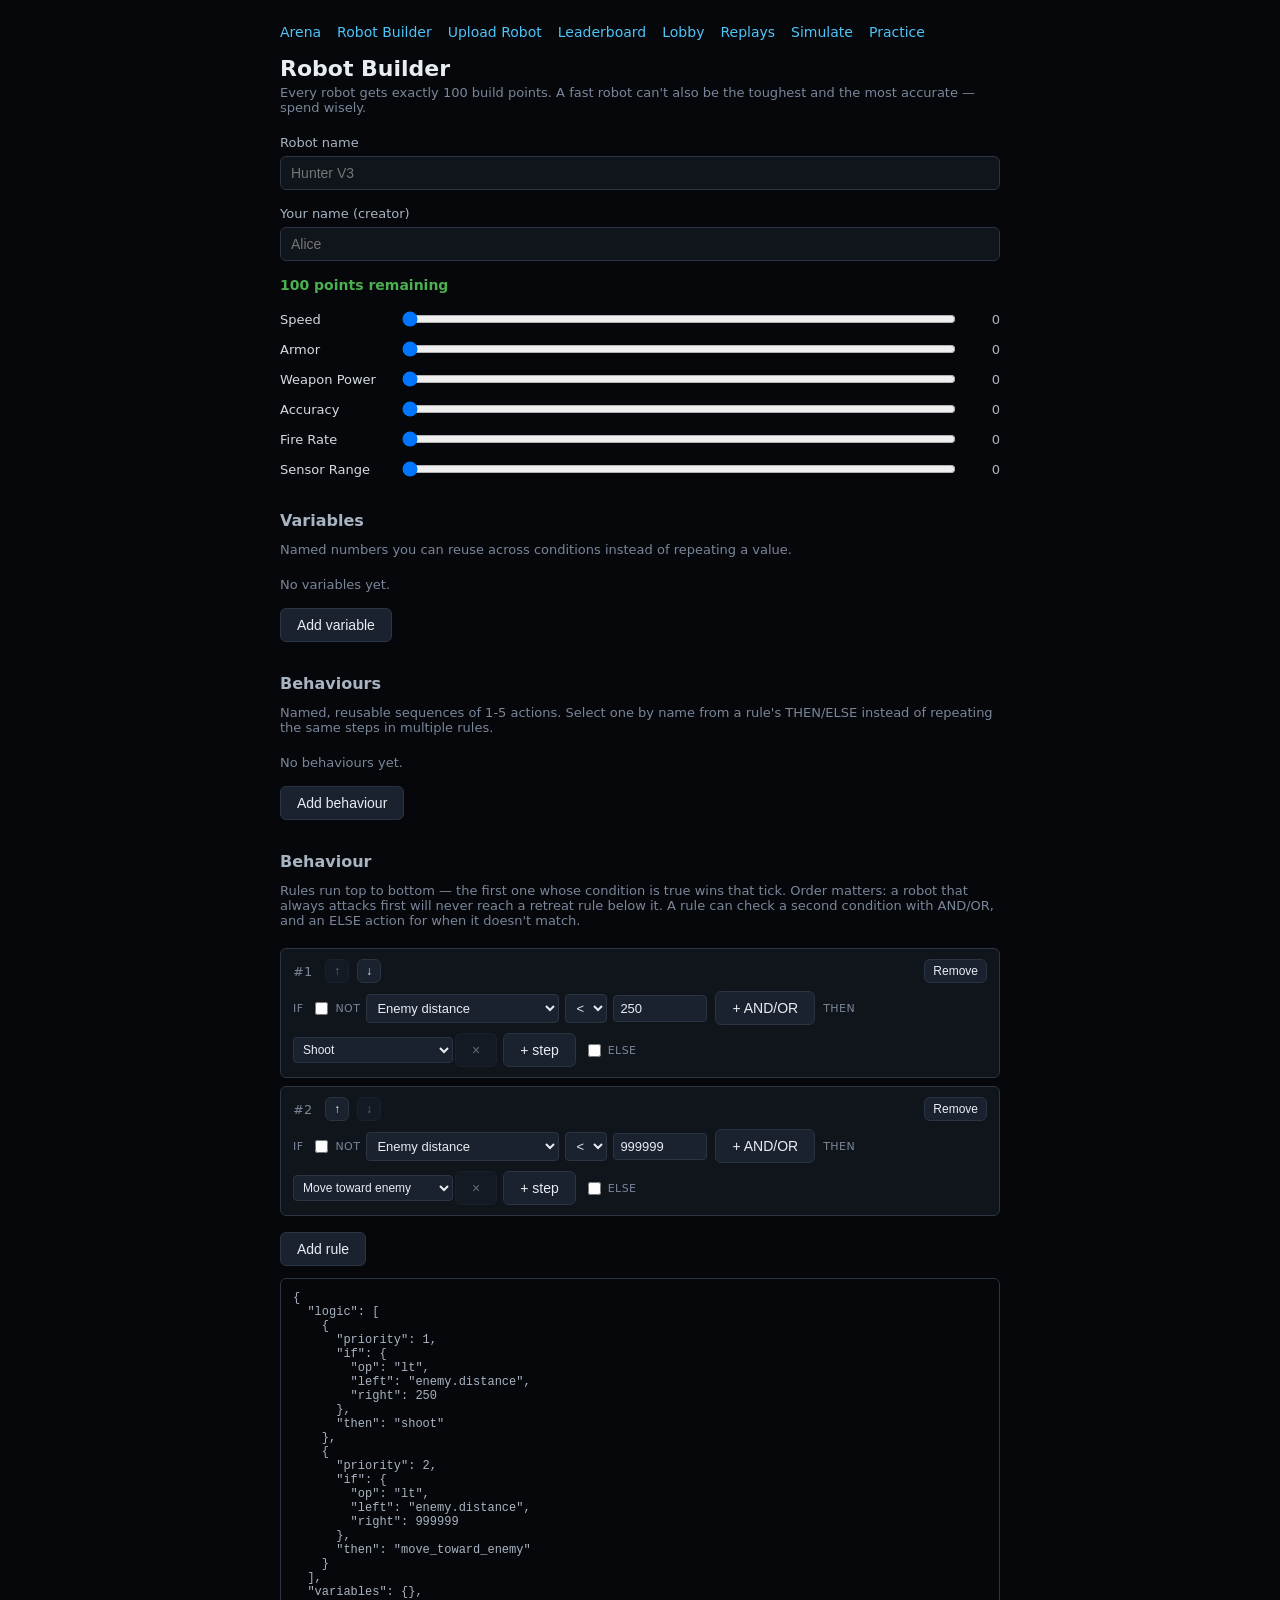
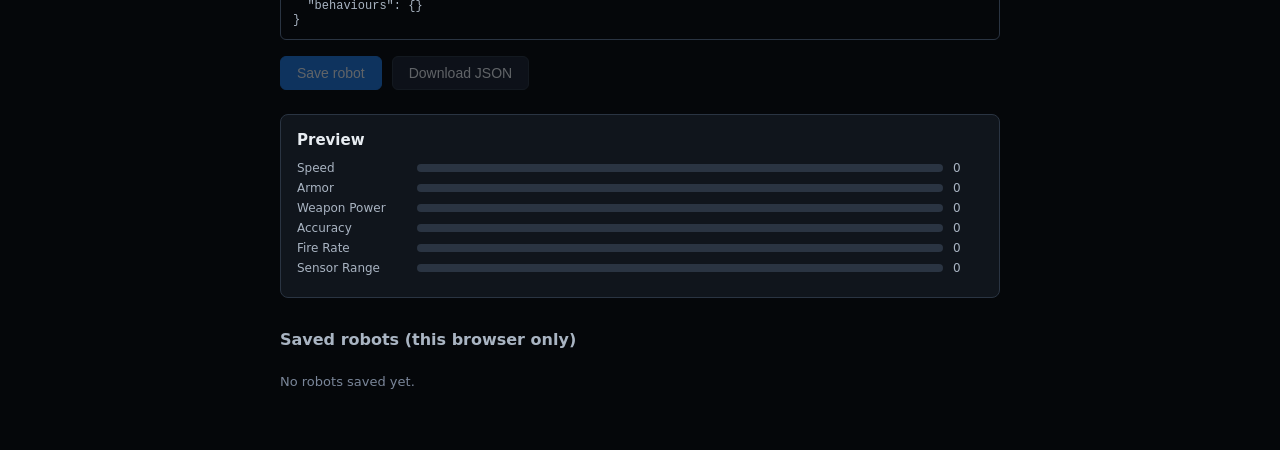
<file: frontend/builder.html>
<!doctype html>
<html>
  <head>
    <meta charset="utf-8" />
    <title>BotForge Arena — Robot Builder</title>
    <link rel="stylesheet" href="src/styles.css" />
  </head>
  <body>
    <div class="page">
      <nav>
        <a href="index.html">Arena</a>
        <a href="builder.html">Robot Builder</a>
        <a href="upload.html">Upload Robot</a>
        <a href="leaderboard.html">Leaderboard</a>
        <a href="lobby.html">Lobby</a>
        <a href="replay.html">Replays</a>
        <a href="simulate.html">Simulate</a>
        <a href="practice.html">Practice</a>
      </nav>

      <h1>Robot Builder</h1>
      <p class="hint">
        Every robot gets exactly 100 build points. A fast robot can't also be the toughest and the
        most accurate — spend wisely.
      </p>

      <form id="robot-form">
        <div class="field">
          <label for="robot-name">Robot name</label>
          <input type="text" id="robot-name" maxlength="40" placeholder="Hunter V3" required />
        </div>

        <div class="field">
          <label for="creator-name">Your name (creator)</label>
          <input type="text" id="creator-name" maxlength="24" placeholder="Alice" required />
        </div>

        <div class="points-remaining" id="points-remaining">100 points remaining</div>

        <div class="stats">
          <div class="stat-row">
            <label for="stat-speed">Speed</label>
            <input type="range" id="stat-speed" data-stat="speed" min="0" max="100" value="0" />
            <span class="stat-value" id="stat-speed-value">0</span>
          </div>
          <div class="stat-row">
            <label for="stat-armor">Armor</label>
            <input type="range" id="stat-armor" data-stat="armor" min="0" max="100" value="0" />
            <span class="stat-value" id="stat-armor-value">0</span>
          </div>
          <div class="stat-row">
            <label for="stat-weapon_power">Weapon Power</label>
            <input
              type="range"
              id="stat-weapon_power"
              data-stat="weapon_power"
              min="0"
              max="100"
              value="0"
            />
            <span class="stat-value" id="stat-weapon_power-value">0</span>
          </div>
          <div class="stat-row">
            <label for="stat-accuracy">Accuracy</label>
            <input type="range" id="stat-accuracy" data-stat="accuracy" min="0" max="100" value="0" />
            <span class="stat-value" id="stat-accuracy-value">0</span>
          </div>
          <div class="stat-row">
            <label for="stat-fire_rate">Fire Rate</label>
            <input
              type="range"
              id="stat-fire_rate"
              data-stat="fire_rate"
              min="0"
              max="100"
              value="0"
            />
            <span class="stat-value" id="stat-fire_rate-value">0</span>
          </div>
          <div class="stat-row">
            <label for="stat-sensor_range">Sensor Range</label>
            <input
              type="range"
              id="stat-sensor_range"
              data-stat="sensor_range"
              min="0"
              max="100"
              value="0"
            />
            <span class="stat-value" id="stat-sensor_range-value">0</span>
          </div>
        </div>

        <h2>Variables</h2>
        <p class="hint">Named numbers you can reuse across conditions instead of repeating a value.</p>
        <div id="variables-list"></div>
        <div class="actions">
          <button type="button" id="add-variable-button">Add variable</button>
        </div>

        <h2>Behaviours</h2>
        <p class="hint">
          Named, reusable sequences of 1-5 actions. Select one by name from a rule's THEN/ELSE
          instead of repeating the same steps in multiple rules.
        </p>
        <div id="behaviours-list"></div>
        <div class="actions">
          <button type="button" id="add-behaviour-button">Add behaviour</button>
        </div>

        <h2>Behaviour</h2>
        <p class="hint">
          Rules run top to bottom — the first one whose condition is true wins that tick. Order
          matters: a robot that always attacks first will never reach a retreat rule below it. A
          rule can check a second condition with AND/OR, and an ELSE action for when it doesn't match.
        </p>
        <div id="logic-rules"></div>
        <div class="actions">
          <button type="button" id="add-rule-button">Add rule</button>
        </div>
        <pre class="logic-preview" id="logic-preview"></pre>

        <div class="actions">
          <button type="submit" id="save-button" class="primary">Save robot</button>
          <button type="button" id="download-button">Download JSON</button>
        </div>
      </form>

      <div class="robot-card" id="robot-card">
        <h3>Preview</h3>
      </div>

      <h2>Saved robots (this browser only)</h2>
      <div id="saved-robots-list" class="saved-list"></div>
    </div>

    <script src="src/builder.js" type="module"></script>
  </body>
</html>
</file>
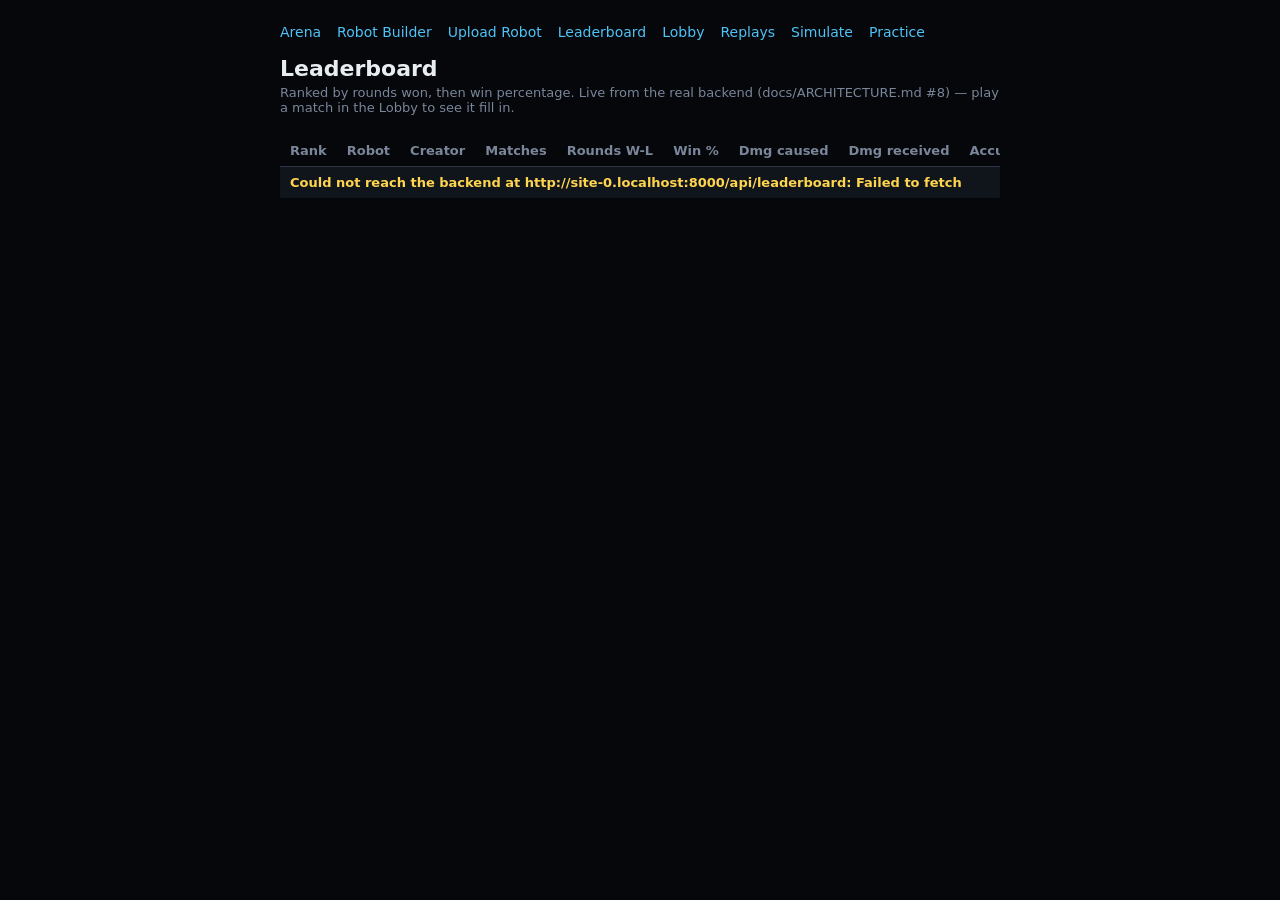
<file: frontend/leaderboard.html>
<!doctype html>
<html>
  <head>
    <meta charset="utf-8" />
    <title>BotForge Arena — Leaderboard</title>
    <link rel="stylesheet" href="src/styles.css" />
  </head>
  <body>
    <div class="page">
      <nav>
        <a href="index.html">Arena</a>
        <a href="builder.html">Robot Builder</a>
        <a href="upload.html">Upload Robot</a>
        <a href="leaderboard.html">Leaderboard</a>
        <a href="lobby.html">Lobby</a>
        <a href="replay.html">Replays</a>
        <a href="simulate.html">Simulate</a>
        <a href="practice.html">Practice</a>
      </nav>

      <h1>Leaderboard</h1>
      <p class="hint">
        Ranked by rounds won, then win percentage. Live from the real backend
        (docs/ARCHITECTURE.md #8) — play a match in the Lobby to see it fill in.
      </p>

      <div class="table-wrap">
        <table class="leaderboard-table">
          <thead>
            <tr>
              <th>Rank</th>
              <th>Robot</th>
              <th>Creator</th>
              <th class="numeric">Matches</th>
              <th class="numeric">Rounds W-L</th>
              <th class="numeric">Win %</th>
              <th class="numeric">Dmg caused</th>
              <th class="numeric">Dmg received</th>
              <th class="numeric">Accuracy</th>
              <th class="numeric">Kills</th>
            </tr>
          </thead>
          <tbody id="leaderboard-body"></tbody>
        </table>
      </div>
    </div>

    <script src="src/leaderboard.js" type="module"></script>
  </body>
</html>
</file>
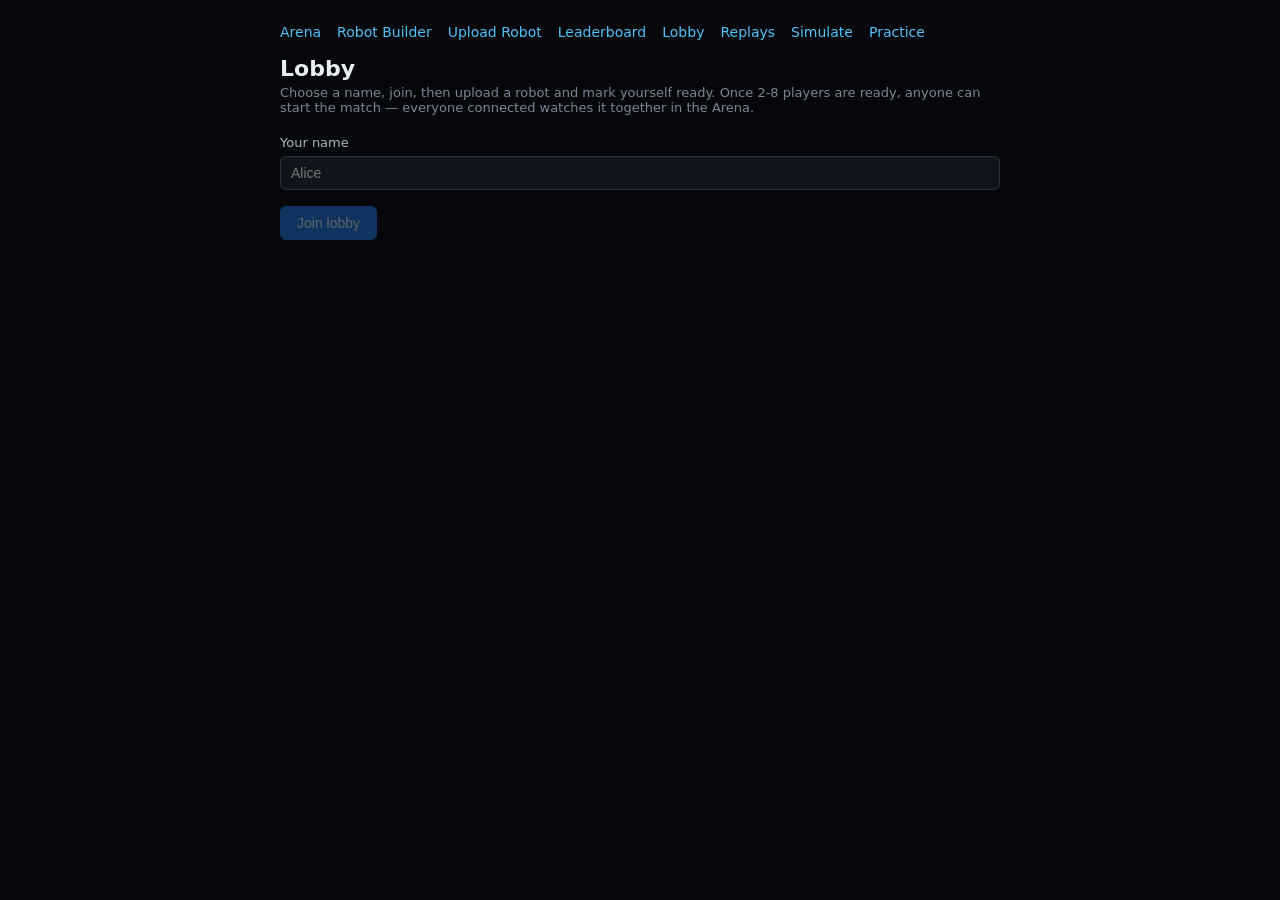
<file: frontend/lobby.html>
<!doctype html>
<html>
  <head>
    <meta charset="utf-8" />
    <title>BotForge Arena — Lobby</title>
    <link rel="stylesheet" href="src/styles.css" />
  </head>
  <body>
    <div class="page">
      <nav>
        <a href="index.html">Arena</a>
        <a href="builder.html">Robot Builder</a>
        <a href="upload.html">Upload Robot</a>
        <a href="leaderboard.html">Leaderboard</a>
        <a href="lobby.html">Lobby</a>
        <a href="replay.html">Replays</a>
        <a href="simulate.html">Simulate</a>
        <a href="practice.html">Practice</a>
      </nav>

      <h1>Lobby</h1>
      <p class="hint">
        Choose a name, join, then upload a robot and mark yourself ready. Once 2-8 players are
        ready, anyone can start the match — everyone connected watches it together in the Arena.
      </p>

      <div id="join-form">
        <div class="field">
          <label for="player-name">Your name</label>
          <input type="text" id="player-name" maxlength="24" placeholder="Alice" required />
        </div>

        <div class="actions">
          <button type="button" id="join-button" class="primary" disabled>Join lobby</button>
        </div>

        <div id="join-error"></div>
      </div>

      <div id="lobby-room" hidden>
        <p id="lobby-status" class="hint"></p>

        <div class="field">
          <label for="robot-file">Robot JSON file</label>
          <input type="file" id="robot-file" accept="application/json,.json" />
          <p class="robot-summary" id="robot-summary">
            Export one from the Robot Builder, or write your own matching
            docs/ARCHITECTURE.md #5.
          </p>
        </div>

        <div id="robot-upload-result"></div>

        <div class="actions">
          <button type="button" id="ready-button" class="primary" disabled>Mark ready</button>
          <button type="button" id="start-button">Start match</button>
          <button type="button" id="start-tournament-button">Start tournament</button>
          <button type="button" id="leave-button">Leave lobby</button>
        </div>

        <h2>Players in lobby</h2>
        <div id="lobby-players" class="lobby-players"></div>
      </div>
    </div>

    <script src="src/lobby.js" type="module"></script>
  </body>
</html>
</file>
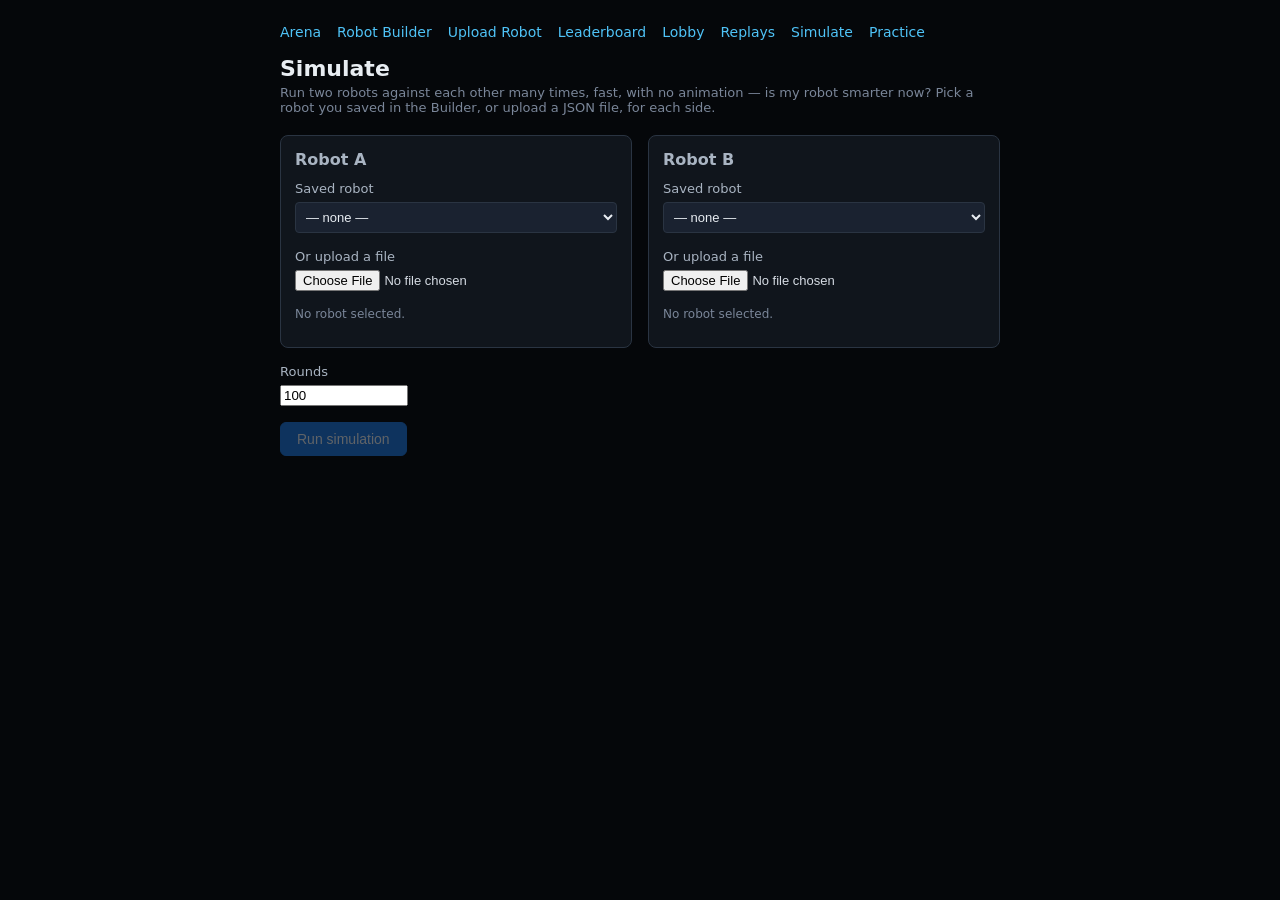
<file: frontend/simulate.html>
<!doctype html>
<html>
  <head>
    <meta charset="utf-8" />
    <title>BotForge Arena — Simulate</title>
    <link rel="stylesheet" href="src/styles.css" />
  </head>
  <body>
    <div class="page">
      <nav>
        <a href="index.html">Arena</a>
        <a href="builder.html">Robot Builder</a>
        <a href="upload.html">Upload Robot</a>
        <a href="leaderboard.html">Leaderboard</a>
        <a href="lobby.html">Lobby</a>
        <a href="replay.html">Replays</a>
        <a href="simulate.html">Simulate</a>
        <a href="practice.html">Practice</a>
      </nav>

      <h1>Simulate</h1>
      <p class="hint">
        Run two robots against each other many times, fast, with no animation — is my robot
        smarter now? Pick a robot you saved in the Builder, or upload a JSON file, for each side.
      </p>

      <div class="sim-slots">
        <div class="sim-slot">
          <h2>Robot A</h2>
          <div class="field">
            <label for="robot-a-select">Saved robot</label>
            <select id="robot-a-select">
              <option value="">— none —</option>
            </select>
          </div>
          <div class="field">
            <label for="robot-a-file">Or upload a file</label>
            <input type="file" id="robot-a-file" accept="application/json,.json" />
          </div>
          <p class="robot-summary" id="robot-a-summary">No robot selected.</p>
        </div>

        <div class="sim-slot">
          <h2>Robot B</h2>
          <div class="field">
            <label for="robot-b-select">Saved robot</label>
            <select id="robot-b-select">
              <option value="">— none —</option>
            </select>
          </div>
          <div class="field">
            <label for="robot-b-file">Or upload a file</label>
            <input type="file" id="robot-b-file" accept="application/json,.json" />
          </div>
          <p class="robot-summary" id="robot-b-summary">No robot selected.</p>
        </div>
      </div>

      <div class="field">
        <label for="rounds-input">Rounds</label>
        <input type="number" id="rounds-input" value="100" min="1" max="2000" style="width: 120px" />
      </div>

      <div class="actions">
        <button type="button" id="run-button" class="primary" disabled>Run simulation</button>
      </div>

      <div id="sim-result"></div>
    </div>

    <script src="src/simulate.js" type="module"></script>
  </body>
</html>
</file>
<file: frontend/src/styles.css>
body {
  margin: 0;
  background: #05070a;
  color: #e8edf2;
  font-family: system-ui, sans-serif;
}

.page {
  max-width: 720px;
  margin: 0 auto;
  padding: 24px 16px 48px;
}

nav {
  display: flex;
  gap: 16px;
  margin-bottom: 16px;
}

nav a {
  color: #4fc3f7;
  text-decoration: none;
  font-size: 14px;
}

nav a:hover {
  text-decoration: underline;
}

h1 {
  font-size: 22px;
  margin: 0 0 4px;
}

h2 {
  font-size: 16px;
  color: #a9b4c2;
  margin: 32px 0 12px;
}

.hint {
  color: #7a8699;
  font-size: 13px;
  margin: 0 0 20px;
}

.arena-shell {
  display: flex;
  justify-content: center;
}

.field {
  margin-bottom: 16px;
}

.field label {
  display: block;
  font-size: 13px;
  color: #a9b4c2;
  margin-bottom: 6px;
}

.field input[type='text'] {
  width: 100%;
  box-sizing: border-box;
  padding: 8px 10px;
  background: #10151c;
  border: 1px solid #2a3442;
  border-radius: 6px;
  color: #e8edf2;
  font-size: 14px;
}

.points-remaining {
  font-size: 14px;
  font-weight: 600;
  margin-bottom: 16px;
  color: #4caf50;
}

.points-remaining.over-budget {
  color: #e53935;
}

.stat-row {
  display: grid;
  grid-template-columns: 110px 1fr 36px;
  align-items: center;
  gap: 10px;
  margin-bottom: 10px;
}

.stat-row label {
  font-size: 13px;
  color: #d5dbe3;
}

.stat-row input[type='range'] {
  width: 100%;
}

.stat-row .stat-value {
  text-align: right;
  font-variant-numeric: tabular-nums;
  font-size: 13px;
  color: #a9b4c2;
}

.actions {
  display: flex;
  gap: 10px;
  margin-top: 16px;
}

button {
  font-size: 14px;
  padding: 8px 16px;
  border-radius: 6px;
  border: 1px solid #2a3442;
  background: #1a2230;
  color: #e8edf2;
  cursor: pointer;
}

button:hover:not(:disabled) {
  background: #232e40;
}

button:disabled {
  opacity: 0.4;
  cursor: not-allowed;
}

button.primary {
  background: #1d76db;
  border-color: #1d76db;
}

button.primary:hover:not(:disabled) {
  background: #1866bd;
}

.robot-card {
  margin-top: 24px;
  padding: 16px;
  background: #10151c;
  border: 1px solid #2a3442;
  border-radius: 8px;
}

.robot-card h3 {
  margin: 0 0 12px;
  font-size: 15px;
}

.card-bar-row {
  display: grid;
  grid-template-columns: 110px 1fr 30px;
  align-items: center;
  gap: 10px;
  margin-bottom: 6px;
  font-size: 12px;
  color: #a9b4c2;
}

.card-bar-track {
  height: 8px;
  background: #2a3442;
  border-radius: 4px;
  overflow: hidden;
}

.card-bar-fill {
  height: 100%;
  background: #4fc3f7;
}

.saved-list {
  display: flex;
  flex-direction: column;
  gap: 10px;
}

.saved-item {
  display: flex;
  justify-content: space-between;
  align-items: center;
  padding: 10px 14px;
  background: #10151c;
  border: 1px solid #2a3442;
  border-radius: 6px;
  font-size: 13px;
}

.saved-item .saved-meta {
  color: #7a8699;
  font-size: 12px;
}

.saved-item .saved-actions {
  display: flex;
  gap: 8px;
}

.empty-note {
  color: #7a8699;
  font-size: 13px;
}

input[type='file'] {
  color: #d5dbe3;
  font-size: 13px;
}

.banner {
  margin-top: 20px;
  padding: 12px 14px;
  border-radius: 6px;
  font-size: 13px;
  border: 1px solid transparent;
}

.banner.success {
  background: rgba(76, 175, 80, 0.12);
  border-color: #4caf50;
  color: #8ee69a;
}

.banner.error {
  background: rgba(229, 57, 53, 0.12);
  border-color: #e53935;
  color: #f2a3a1;
}

.error-list {
  list-style: none;
  padding: 0;
  margin: 8px 0 0;
}

.error-item {
  padding: 6px 0;
  border-top: 1px solid rgba(229, 57, 53, 0.25);
}

.error-item:first-child {
  border-top: none;
}

.error-item code {
  background: rgba(255, 255, 255, 0.08);
  padding: 1px 5px;
  border-radius: 4px;
  font-size: 12px;
}

.table-wrap {
  overflow-x: auto;
}

.leaderboard-table {
  width: 100%;
  border-collapse: collapse;
  font-size: 13px;
}

.leaderboard-table th,
.leaderboard-table td {
  padding: 8px 10px;
  text-align: left;
  white-space: nowrap;
}

.leaderboard-table th {
  color: #7a8699;
  font-weight: 600;
  border-bottom: 1px solid #2a3442;
}

.leaderboard-table td.numeric,
.leaderboard-table th.numeric {
  text-align: right;
}

.leaderboard-table tbody tr:nth-child(odd) {
  background: #10151c;
}

.leaderboard-table tbody tr:first-child td {
  color: #ffd54f;
  font-weight: 600;
}

.lobby-players {
  display: flex;
  flex-direction: column;
  gap: 8px;
  margin: 16px 0;
}

.lobby-player {
  display: flex;
  justify-content: space-between;
  align-items: center;
  padding: 10px 14px;
  background: #10151c;
  border: 1px solid #2a3442;
  border-radius: 6px;
  font-size: 13px;
}

.lobby-player .lobby-player-robot {
  color: #7a8699;
  font-size: 12px;
}

.ready-badge {
  font-size: 12px;
  padding: 3px 9px;
  border-radius: 999px;
  background: #2a3442;
  color: #a9b4c2;
}

.ready-badge.is-ready {
  background: rgba(76, 175, 80, 0.18);
  color: #8ee69a;
}

.robot-summary {
  margin-top: 8px;
  font-size: 12px;
  color: #7a8699;
}

.rule-row {
  display: flex;
  flex-wrap: wrap;
  align-items: center;
  gap: 8px;
  padding: 10px 12px;
  margin-bottom: 8px;
  background: #10151c;
  border: 1px solid #2a3442;
  border-radius: 6px;
  font-size: 13px;
}

.rule-priority {
  color: #7a8699;
  font-variant-numeric: tabular-nums;
  min-width: 24px;
}

.rule-word {
  color: #7a8699;
  font-size: 11px;
  text-transform: uppercase;
  letter-spacing: 0.04em;
}

.rule-row select,
.rule-row input {
  background: #1a2230;
  border: 1px solid #2a3442;
  border-radius: 4px;
  color: #e8edf2;
  font-size: 13px;
  padding: 5px 6px;
}

.rule-number {
  width: 80px;
}

.rule-controls {
  display: flex;
  gap: 4px;
  margin-left: auto;
}

.rule-controls button {
  padding: 4px 8px;
  font-size: 12px;
}

.rule-header {
  display: flex;
  align-items: center;
  gap: 4px;
  width: 100%;
}

.rule-header button {
  padding: 4px 8px;
  font-size: 12px;
  margin-left: 4px;
}

.rule-header button:last-child {
  margin-left: auto;
}

.rule-condition {
  display: inline-flex;
  align-items: center;
  gap: 6px;
}

.rule-var-toggle {
  padding: 3px 7px !important;
  font-size: 11px !important;
  color: #7a8699;
}

.rule-else-toggle,
.rule-not-toggle {
  display: inline-flex;
  align-items: center;
  gap: 4px;
  font-size: 11px;
  color: #7a8699;
  text-transform: uppercase;
  letter-spacing: 0.04em;
}

.kv-row {
  display: flex;
  align-items: center;
  gap: 8px;
  padding: 8px 12px;
  margin-bottom: 6px;
  background: #10151c;
  border: 1px solid #2a3442;
  border-radius: 6px;
}

.kv-row input[type='text'] {
  flex: 1;
  background: #1a2230;
  border: 1px solid #2a3442;
  border-radius: 4px;
  color: #e8edf2;
  font-size: 13px;
  padding: 5px 6px;
}

.kv-row input[type='number'] {
  width: 90px;
  background: #1a2230;
  border: 1px solid #2a3442;
  border-radius: 4px;
  color: #e8edf2;
  font-size: 13px;
  padding: 5px 6px;
}

.behaviour-row {
  display: flex;
  flex-wrap: wrap;
  align-items: center;
  gap: 8px;
  padding: 8px 12px;
  margin-bottom: 6px;
  background: #10151c;
  border: 1px solid #2a3442;
  border-radius: 6px;
}

.behaviour-row input[type='text'] {
  width: 160px;
  background: #1a2230;
  border: 1px solid #2a3442;
  border-radius: 4px;
  color: #e8edf2;
  font-size: 13px;
  padding: 5px 6px;
}

.behaviour-steps {
  display: flex;
  flex-wrap: wrap;
  gap: 6px;
}

.behaviour-step {
  display: inline-flex;
  align-items: center;
  gap: 2px;
}

.behaviour-step select {
  background: #1a2230;
  border: 1px solid #2a3442;
  border-radius: 4px;
  color: #e8edf2;
  font-size: 12px;
  padding: 4px 5px;
}

.logic-preview {
  margin-top: 12px;
  padding: 12px;
  background: #05070a;
  border: 1px solid #2a3442;
  border-radius: 6px;
  font-size: 12px;
  color: #a9b4c2;
  overflow-x: auto;
  white-space: pre;
}

.replay-item {
  display: flex;
  justify-content: space-between;
  align-items: center;
  padding: 10px 14px;
  margin-bottom: 8px;
  background: #10151c;
  border: 1px solid #2a3442;
  border-radius: 6px;
  font-size: 13px;
}

.replay-item .replay-meta {
  color: #7a8699;
  font-size: 12px;
}

.replay-controls {
  align-items: center;
}

.replay-controls input[type='range'] {
  flex: 1;
  min-width: 120px;
}

.replay-markers {
  display: flex;
  flex-wrap: wrap;
  gap: 8px;
  margin-bottom: 20px;
}

.replay-markers button:disabled {
  opacity: 0.35;
  cursor: not-allowed;
}

.sim-slots {
  display: flex;
  flex-wrap: wrap;
  gap: 16px;
  margin-bottom: 16px;
}

.sim-slot {
  flex: 1;
  min-width: 220px;
  padding: 14px;
  background: #10151c;
  border: 1px solid #2a3442;
  border-radius: 8px;
}

.sim-slot h2 {
  margin-top: 0;
}

.sim-slot select {
  width: 100%;
  box-sizing: border-box;
  background: #1a2230;
  border: 1px solid #2a3442;
  border-radius: 4px;
  color: #e8edf2;
  font-size: 13px;
  padding: 6px;
}

/* Win/loss/draw split — a part-to-whole stacked bar. Categorical
   slots 1/2/3 from the dataviz skill's validated dark-mode palette,
   used unmodified (pre-validated for CVD-safe adjacent contrast), in
   fixed order: robot A, robot B, draws. */
.viz-root {
  --series-a: #3987e5;
  --series-b: #d95926;
  --series-draw: #199e70;
  --viz-surface: #10151c;
  --viz-text-secondary: #a9b4c2;
  margin-top: 16px;
}

.sim-bar {
  display: flex;
  height: 20px;
  gap: 2px;
  background: var(--viz-surface);
  margin-bottom: 12px;
}

.sim-bar-segment {
  height: 100%;
}

.sim-bar-segment:first-child {
  border-top-left-radius: 4px;
  border-bottom-left-radius: 4px;
}

.sim-bar-segment:last-child {
  border-top-right-radius: 4px;
  border-bottom-right-radius: 4px;
}

.sim-legend {
  display: flex;
  flex-wrap: wrap;
  gap: 16px;
  font-size: 13px;
  color: var(--viz-text-secondary);
}

.sim-legend-item {
  display: flex;
  align-items: center;
  gap: 6px;
}

.sim-legend-swatch {
  width: 10px;
  height: 10px;
  border-radius: 2px;
  flex-shrink: 0;
}
</file>
